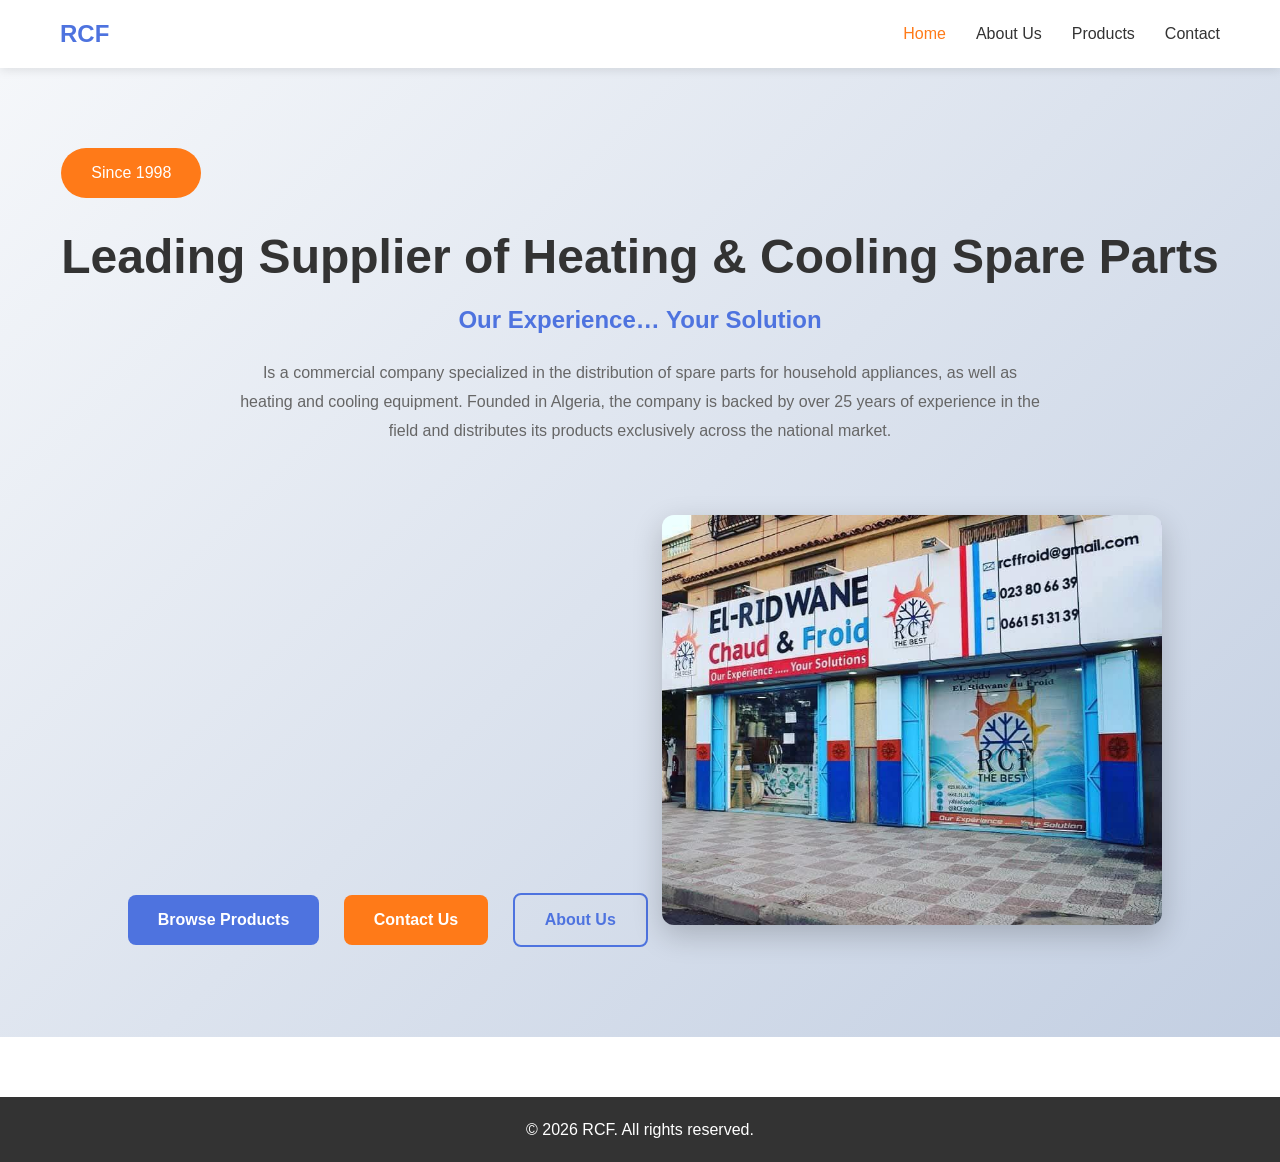
<file: index.html>
<!DOCTYPE html>
<html lang="en">
<head>
    <meta charset="UTF-8">
    <meta name="viewport" content="width=device-width, initial-scale=1.0">
    <title>RCF - Home</title>
    <link rel="stylesheet" href="style.css">
    <link rel="stylesheet" href="https://cdnjs.cloudflare.com/ajax/libs/font-awesome/6.0.0/css/all.min.css">
</head>
<body>
    <!-- Navigation -->
    <nav class="navbar">
        <div class="nav-container">
            <a href="index.html" class="logo">RCF</a>
            <ul class="nav-menu">
                <li><a href="index.html" class="active">Home</a></li>
                <li><a href="about.html">About Us</a></li>
                <li><a href="products.html">Products</a></li>
                <li><a href="contact.html">Contact</a></li>
            </ul>
        </div>
    </nav>

    <!-- Hero Section -->
    <section class="herosection">
        <div>
            <div class="main-btn-secondary" data-translate="since1998">Since 1998</div>
            <h1 class="hero-title" data-translate="hero-title">Leading Supplier of Heating & Cooling Spare Parts</h1>
            <h2 class="subhero-title">Our Experience… Your Solution</h2>
            <p class="company-describtion" data-translate="company-describtion">
                Is a commercial company specialized in the distribution of spare parts for household appliances,
                as well as heating and cooling equipment. Founded in Algeria, the company is backed by over
                25 years of experience in the field and distributes its products exclusively across the national market.
            </p>

            <!-- Buttons -->
            <a href="products.html" class="btn">Browse Products</a>
            <a href="contact.html" class="btn-secondary">Contact Us</a>
            <a href="about.html" class="btn-3">About Us</a>
            
            <!-- Image -->
            <img src="imagercf/rcfimage.jpg" alt="Small Image" class="hero-img">
        </div>
    </section>

    <!-- Footer -->
    <footer>
        <p>&copy; 2026 RCF. All rights reserved.</p>
    </footer>
</body>
</html>
</file>
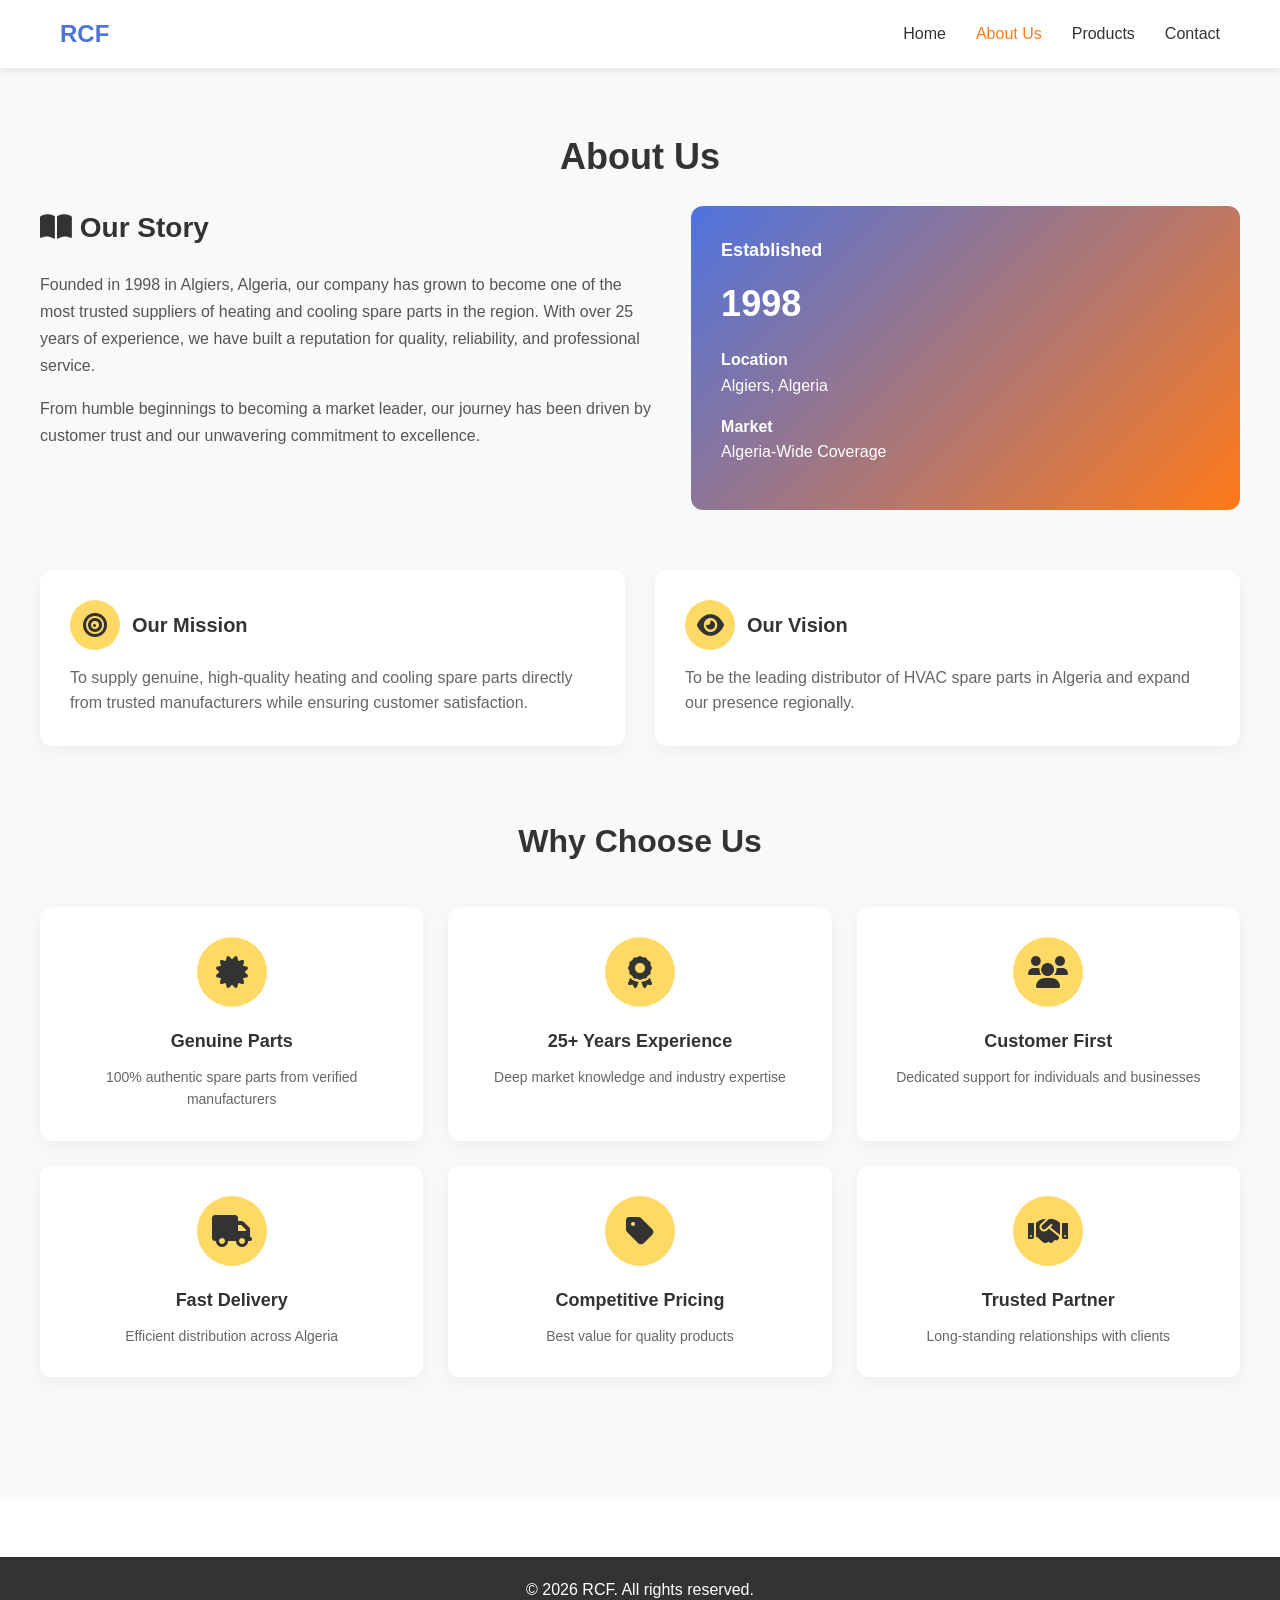
<file: about.html>
<!DOCTYPE html>
<html lang="en">
<head>
    <meta charset="UTF-8">
    <meta name="viewport" content="width=device-width, initial-scale=1.0">
    <title>RCF - About Us</title>
    <link rel="stylesheet" href="style.css">
    <link rel="stylesheet" href="https://cdnjs.cloudflare.com/ajax/libs/font-awesome/6.0.0/css/all.min.css">
</head>
<body>
    <!-- Navigation -->
    <nav class="navbar">
        <div class="nav-container">
            <a href="index.html" class="logo">RCF</a>
            <ul class="nav-menu">
                <li><a href="index.html">Home</a></li>
                <li><a href="about.html" class="active">About Us</a></li>
                <li><a href="products.html">Products</a></li>
                <li><a href="contact.html">Contact</a></li>
            </ul>
        </div>
    </nav>

    <!-- About Section -->
    <section class="about-section">
        <h2 class="title">About Us</h2>

        <div class="container">
            <!-- Top Section -->
            <div class="about-top">
                <div class="story">
                    <h2><i class="fas fa-book-open"></i> Our Story</h2>
                    <p>
                        Founded in 1998 in Algiers, Algeria, our company has grown to become
                        one of the most trusted suppliers of heating and cooling spare parts
                        in the region. With over 25 years of experience, we have built a
                        reputation for quality, reliability, and professional service.
                    </p>
                    <p>
                        From humble beginnings to becoming a market leader, our journey
                        has been driven by customer trust and our unwavering commitment
                        to excellence.
                    </p>
                </div>

                <div class="about-info-card">
                    <h4>Established</h4>
                    <h2>1998</h2>
                    <p><strong>Location</strong><br>Algiers, Algeria</p>
                    <p><strong>Market</strong><br>Algeria-Wide Coverage</p>
                </div>
            </div>

            <!-- Mission & Vision -->
            <div class="about-boxes">
                <div class="box">
                    <h3>
                        <div class="icon-circle mission">
                            <i class="fas fa-bullseye"></i>
                        </div>
                        Our Mission
                    </h3>
                    <p>
                        To supply genuine, high-quality heating and cooling spare parts
                        directly from trusted manufacturers while ensuring customer satisfaction.
                    </p>
                </div>

                <div class="box">
                    <h3>
                        <div class="icon-circle vision">
                            <i class="fas fa-eye"></i>
                        </div>
                        Our Vision
                    </h3>
                    <p>
                        To be the leading distributor of HVAC spare parts in Algeria
                        and expand our presence regionally.
                    </p>
                </div>
            </div>

            <!-- Why Choose Us -->
            <div class="why">
                <h2>Why Choose Us</h2>

                <div class="why-grid">
                    <div>
                        <div class="why-icon">
                            <i class="fas fa-certificate"></i>
                        </div>
                        <h4>Genuine Parts</h4>
                        <p>100% authentic spare parts from verified manufacturers</p>
                    </div>

                    <div>
                        <div class="why-icon">
                            <i class="fas fa-award"></i>
                        </div>
                        <h4>25+ Years Experience</h4>
                        <p>Deep market knowledge and industry expertise</p>
                    </div>

                    <div>
                        <div class="why-icon">
                            <i class="fas fa-users"></i>
                        </div>
                        <h4>Customer First</h4>
                        <p>Dedicated support for individuals and businesses</p>
                    </div>

                    <div>
                        <div class="why-icon">
                            <i class="fas fa-truck"></i>
                        </div>
                        <h4>Fast Delivery</h4>
                        <p>Efficient distribution across Algeria</p>
                    </div>

                    <div>
                        <div class="why-icon">
                            <i class="fas fa-tag"></i>
                        </div>
                        <h4>Competitive Pricing</h4>
                        <p>Best value for quality products</p>
                    </div>

                    <div>
                        <div class="why-icon">
                            <i class="fas fa-handshake"></i>
                        </div>
                        <h4>Trusted Partner</h4>
                        <p>Long-standing relationships with clients</p>
                    </div>
                </div>
            </div>
        </div>
    </section>

    <!-- Footer -->
    <footer>
        <p>&copy; 2026 RCF. All rights reserved.</p>
    </footer>
</body>
</html>
</file>
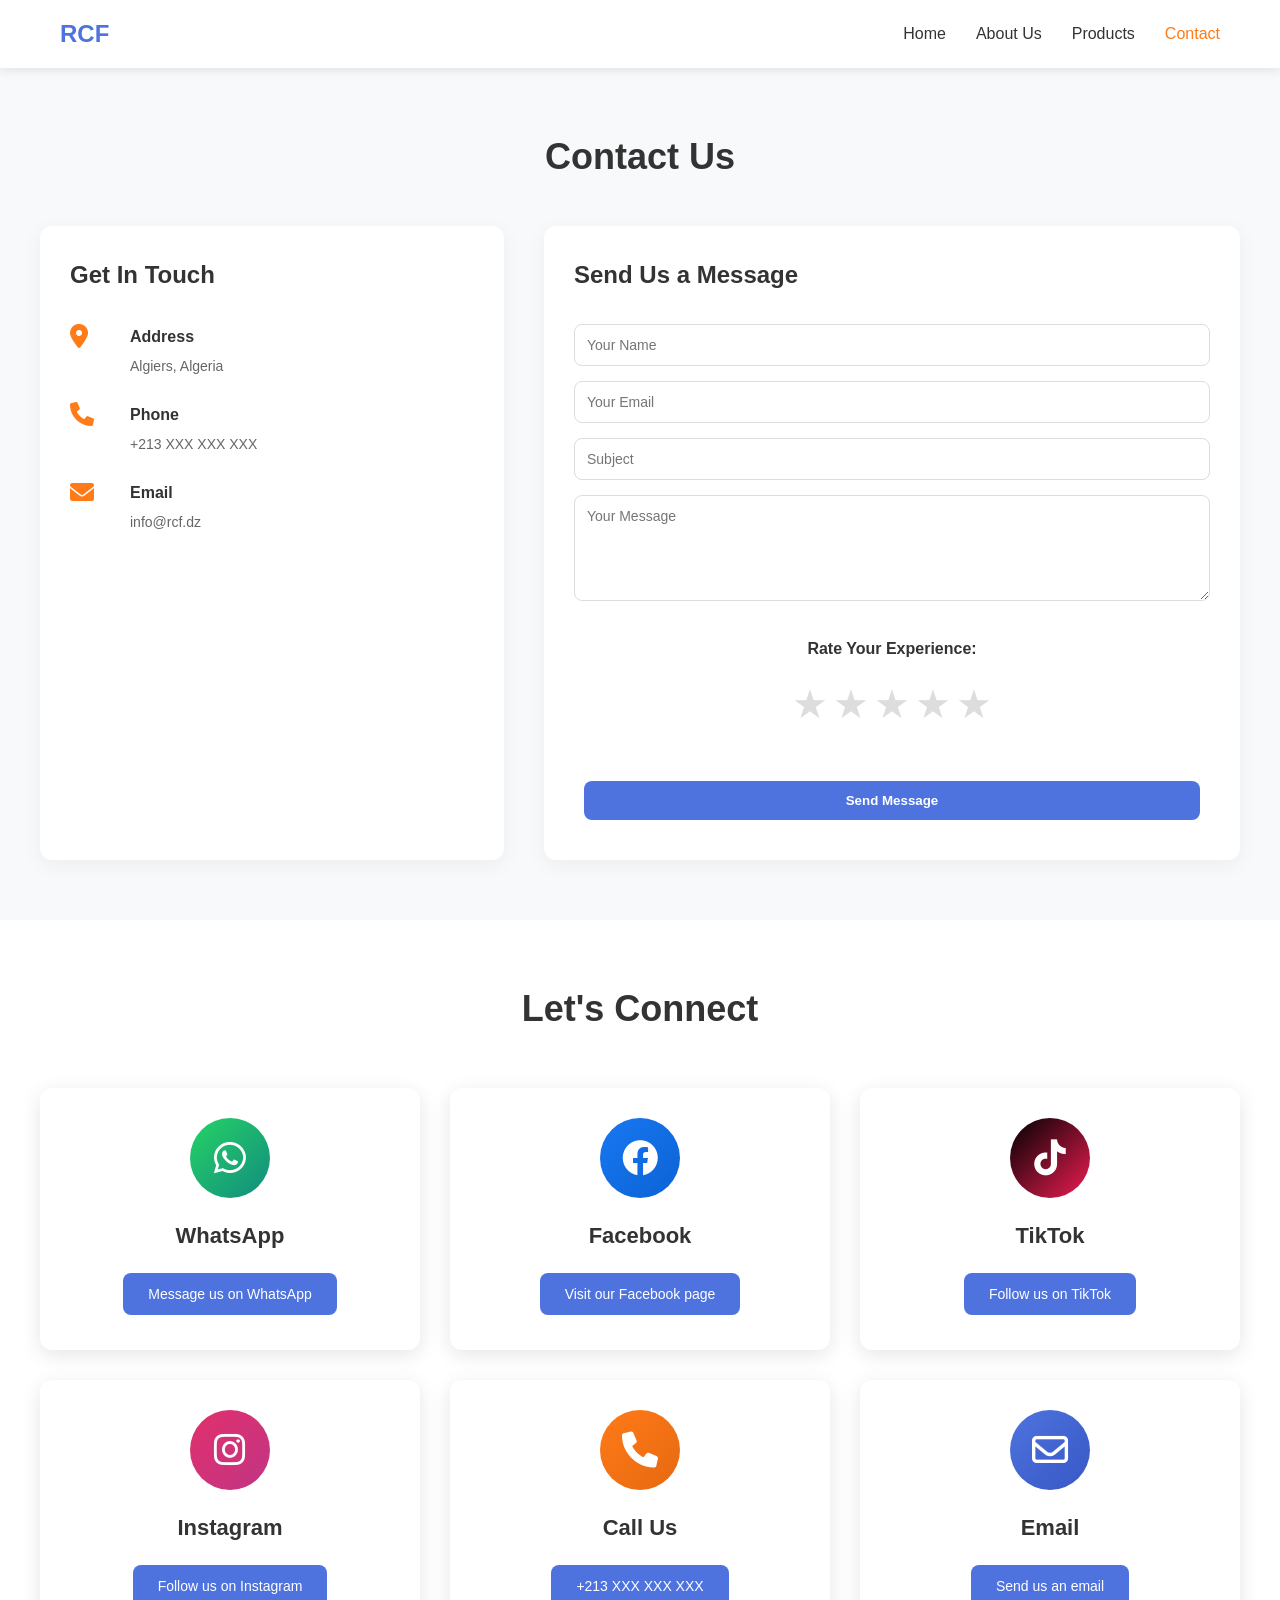
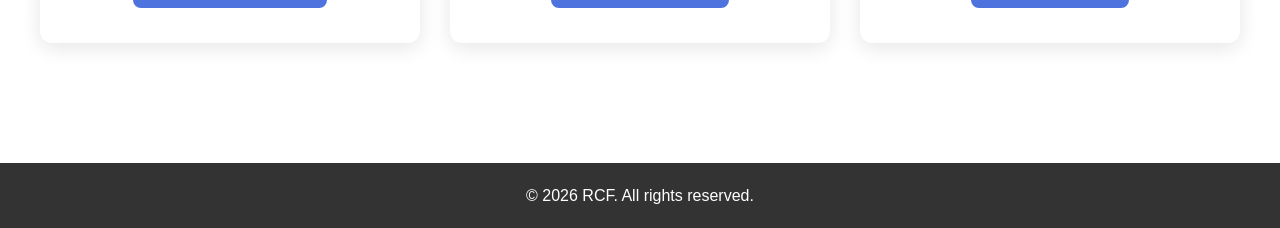
<file: contact.html>
<!DOCTYPE html>
<html lang="en">
<head>
    <meta charset="UTF-8">
    <meta name="viewport" content="width=device-width, initial-scale=1.0">
    <title>RCF - Contact</title>
    <link rel="stylesheet" href="style.css">
    <link rel="stylesheet" href="https://cdnjs.cloudflare.com/ajax/libs/font-awesome/6.0.0/css/all.min.css">
</head>
<body>
    <!-- Navigation -->
    <nav class="navbar">
        <div class="nav-container">
            <a href="index.html" class="logo">RCF</a>
            <ul class="nav-menu">
                <li><a href="index.html">Home</a></li>
                <li><a href="about.html">About Us</a></li>
                <li><a href="products.html">Products</a></li>
                <li><a href="contact.html" class="active">Contact</a></li>
            </ul>
        </div>
    </nav>

    <!-- Contact Section -->
    <section class="contact-section">
        <div class="container">
            <h2 class="title">Contact Us</h2>
            
            <div class="contact-content">
                <div class="contact-info">
                    <h3>Get In Touch</h3>
                    
                    <div class="info-item">
                        <i class="fas fa-map-marker-alt"></i>
                        <div>
                            <h4>Address</h4>
                            <p>Algiers, Algeria</p>
                        </div>
                    </div>

                    <div class="info-item">
                        <i class="fas fa-phone"></i>
                        <div>
                            <h4>Phone</h4>
                            <p>+213 XXX XXX XXX</p>
                        </div>
                    </div>

                    <div class="info-item">
                        <i class="fas fa-envelope"></i>
                        <div>
                            <h4>Email</h4>
                            <p>info@rcf.dz</p>
                        </div>
                    </div>
                </div>

                <div class="contact-form">
    <h3>Send Us a Message</h3>
    <form id="contactForm" name="contact-form">
        <input type="text" name="name" placeholder="Your Name" required>
        <input type="email" name="email" placeholder="Your Email" required>
        <input type="text" name="subject" placeholder="Subject" required>
        <textarea name="message" placeholder="Your Message" rows="5" required></textarea>
        
        <!-- THIS IS THE NEW FEEDBACK RATING PART -->
        <div class="feedback-rating">
            <label>Rate Your Experience:</label>
            <div class="rating-stars">
                <input type="radio" name="rating" value="5" id="star5" required>
                <label for="star5" title="Excellent">★</label>
                
                <input type="radio" name="rating" value="4" id="star4">
                <label for="star4" title="Very Good">★</label>
                
                <input type="radio" name="rating" value="3" id="star3">
                <label for="star3" title="Good">★</label>
                
                <input type="radio" name="rating" value="2" id="star2">
                <label for="star2" title="Fair">★</label>
                
                <input type="radio" name="rating" value="1" id="star1">
                <label for="star1" title="Poor">★</label>
            </div>
        </div>

        <button type="submit" class="btn">Send Message</button>
    </form>
    <div id="feedback-message" class="feedback-message"></div>
</div>
            </div>
        </div>
    </section>

    <!-- Social Media Contact Cards -->
    <section class="cards contact" id="contact">
        <h2 class="title">Let's Connect</h2>
        <div class="content">
            
            <!-- WhatsApp Card -->
            <div class="card">
                <div class="icon">
                    <i class="fa-brands fa-whatsapp"></i>
                </div>
                <div class="info">
                    <h3>WhatsApp</h3>
                    <a href="https://wa.me/213XXXXXXXXX" target="_blank" class="copy-btn">
                        Message us on WhatsApp
                    </a>
                </div>
            </div>

            <!-- Facebook Card -->
            <div class="card">
                <div class="icon">
                    <i class="fa-brands fa-facebook"></i>
                </div>
                <div class="info">
                    <h3>Facebook</h3>
                    <a href="https://facebook.com/yourpage" target="_blank" class="copy-btn">
                        Visit our Facebook page
                    </a>
                </div>
            </div>

            <!-- TikTok Card -->
            <div class="card">
                <div class="icon">
                    <i class="fa-brands fa-tiktok"></i>
                </div>
                <div class="info">
                    <h3>TikTok</h3>
                    <a href="https://tiktok.com/@yourpage" target="_blank" class="copy-btn">
                        Follow us on TikTok
                    </a>
                </div>
            </div>

            <!-- Instagram Card (Optional) -->
            <div class="card">
                <div class="icon">
                    <i class="fa-brands fa-instagram"></i>
                </div>
                <div class="info">
                    <h3>Instagram</h3>
                    <a href="https://instagram.com/yourpage" target="_blank" class="copy-btn">
                        Follow us on Instagram
                    </a>
                </div>
            </div>

            <!-- Phone Card -->
            <div class="card">
                <div class="icon">
                    <i class="fa-solid fa-phone"></i>
                </div>
                <div class="info">
                    <h3>Call Us</h3>
                    <a href="tel:+213XXXXXXXXX" class="copy-btn">
                        +213 XXX XXX XXX
                    </a>
                </div>
            </div>

            <!-- Email Card -->
            <div class="card">
                <div class="icon">
                    <i class="fa-regular fa-envelope"></i>
                </div>
                <div class="info">
                    <h3>Email</h3>
                    <a href="mailto:info@rcf.dz?subject=Inquiry&body=Hello RCF," class="copy-btn">
                        Send us an email
                    </a>
                </div>
            </div>

        </div>
    </section>

    <!-- Footer -->
    <footer>
        <p>&copy; 2026 RCF. All rights reserved.</p>
    </footer>

    <!-- Google Sheets Script -->
    <script>
const scriptURL = 'https://script.google.com/macros/s/AKfycbwpiF60OGYVTgQtxJoGPord2ypTUDcA7eVItBl5sjouHA6NPEWtZMmDOUq5xJoucAiW4A/exec';
const form = document.forms['contact-form'];
const feedbackMessage = document.getElementById('feedback-message');

form.addEventListener('submit', function(e) {
    e.preventDefault();

    feedbackMessage.innerHTML = 'Sending...';
    feedbackMessage.style.display = 'block';

    fetch(scriptURL, {
        method: 'POST',
        mode: 'cors',   // مهم
        body: new FormData(form)
    })
    .then(response => response.json())
    .then(result => {
        if (result.status === "Success") {
            feedbackMessage.innerHTML = 'Message sent successfully!';
            form.reset();
        } else {
            feedbackMessage.innerHTML = 'Error from server';
        }
    })
    .catch(error => {
        feedbackMessage.innerHTML = 'Something went wrong!';
        console.log(error);
    });
});
</script>
</body>

</html>
</file>
<file: style.css>
/* ===== RESET & GLOBAL STYLES ===== */
* {
    margin: 0;
    padding: 0;
    box-sizing: border-box;
}

body {
    font-family: 'Arial', sans-serif;
    line-height: 1.6;
    color: #333;
}

/* ===== NAVIGATION ===== */
.navbar {
    background-color: #fff;
    box-shadow: 0 2px 10px rgba(0,0,0,0.1);
    position: sticky;
    top: 0;
    z-index: 1000;
}

.nav-container {
    max-width: 1200px;
    margin: 0 auto;
    display: flex;
    justify-content: space-between;
    align-items: center;
    padding: 15px 20px;
}

.logo {
    font-size: 24px;
    font-weight: bold;
    color: #4e73df;
    text-decoration: none;
}

.nav-menu {
    display: flex;
    list-style: none;
    gap: 30px;
    margin: 0;
    padding: 0;
}

.nav-menu a {
    text-decoration: none;
    color: #333;
    font-weight: 500;
    transition: color 0.3s;
}

.nav-menu a:hover,
.nav-menu a.active {
    color: #ff7a18;
}

/* ===== HERO SECTION ===== */
.herosection {
    padding: 80px 20px;
    background: linear-gradient(135deg, #f5f7fa 0%, #c3cfe2 100%);
    min-height: 70vh;
    display: flex;
    align-items: center;
    justify-content: center;
}

.herosection > div {
    max-width: 1200px;
    text-align: center;
}

.herosection > div {
    max-width: 1200px;
    text-align: center;
}

.main-btn-secondary {
    display: block;  /* Changed from inline-block to block */
    background-color: #ff7a18;
    color: white;
    padding: 12px 30px;  /* Increased volume */
    border-radius: 25px;
    font-size: 16px;  /* Bigger text */
    margin-bottom: 30px;  /* More space below */
    width: fit-content;  /* Only as wide as the content */
    margin-left: 0;  /* Align to the far left */
    margin-right: auto;  /* Push to left */
}

.hero-title {
    font-size: 48px;
    color: #333;
    margin-bottom: 15px;
    line-height: 1.2;
    text-align: center;  /* Keep title centered */
}


.hero-title {
    font-size: 48px;
    color: #333;
    margin-bottom: 15px;
    line-height: 1.2;
}

.subhero-title {
    font-size: 24px;
    color: #4e73df;
    margin-bottom: 20px;
}

.company-describtion {
    font-size: 16px;
    color: #666;
    max-width: 800px;
    margin: 0 auto 30px;
    line-height: 1.8;
}

.btn,
.btn-secondary,
.btn-3 {
    display: inline-block;
    padding: 12px 30px;
    margin: 10px;
    text-decoration: none;
    border-radius: 8px;
    font-weight: 600;
    transition: all 0.3s;
}

.btn {
    background-color: #4e73df;
    color: white;
}

.btn:hover {
    background-color: #3757c5;
}

.btn-secondary {
    background-color: #ff7a18;
    color: white;
}

.btn-secondary:hover {
    background-color: #e66910;
}

.btn-3 {
    background-color: transparent;
    color: #4e73df;
    border: 2px solid #4e73df;
}

.btn-3:hover {
    background-color: #4e73df;
    color: white;
}

.hero-img {
    max-width: 500px;
    width: 100%;
    margin-top: 40px;
    border-radius: 12px;
    box-shadow: 0 10px 30px rgba(0,0,0,0.2);
}

/* ===== ABOUT SECTION ===== */
.about-section {
    padding: 60px 20px;
    background-color: #f8f9fa;
}

.container {
    max-width: 1200px;
    margin: auto;
}

/* Top Layout */
.about-top {
    display: flex;
    justify-content: space-between;
    gap: 40px;
    margin-bottom: 60px;
}

.story {
    flex: 1;
}

.story h2 {
    font-size: 28px;
    margin-bottom: 20px;
}

.story p {
    color: #555;
    line-height: 1.7;
    margin-bottom: 15px;
}

/* Gradient Card */
.about-info-card {
    flex: 0.8;
    padding: 30px;
    border-radius: 12px;
    color: white;
    background: linear-gradient(135deg, #4e73df, #ff7a18);
}

.about-info-card h2 {
    font-size: 36px;
    margin: 10px 0;
}

.about-info-card h4 {
    font-size: 18px;
    margin-bottom: 5px;
}

.about-info-card p {
    margin: 15px 0;
}

/* Mission & Vision */
.about-boxes {
    display: flex;
    gap: 30px;
    margin-bottom: 70px;
}

.box {
    flex: 1;
    background: white;
    padding: 30px;
    border-radius: 12px;
    box-shadow: 0 5px 20px rgba(0,0,0,0.05);
}

/* Icon and Title on Same Line */
.box h3 {
    display: flex;
    align-items: center;
    gap: 12px;
    margin-bottom: 15px;
    font-size: 20px;
}

/* Icon Circle Styling */
.icon-circle {
    width: 50px;
    height: 50px;
    border-radius: 50%;
    display: flex;
    align-items: center;
    justify-content: center;
    font-size: 24px;
    flex-shrink: 0;
}

/* Butter/Yellow Color for Icons */
.icon-circle.mission {
    background-color: #FFD966;
    color: #333;
}

.icon-circle.vision {
    background-color: #FFD966;
    color: #333;
}

.box p {
    color: #666;
    line-height: 1.6;
}

/* ===== WHY CHOOSE US ===== */
.why {
    margin-bottom: 60px;
}

.why h2 {
    text-align: center;
    margin-bottom: 40px;
    font-size: 32px;
}

.why-grid {
    display: grid;
    grid-template-columns: repeat(3, 1fr);
    gap: 25px;
    text-align: center;
}

.why-grid > div {
    background: white;
    padding: 30px 25px;
    border-radius: 12px;
    box-shadow: 0 5px 20px rgba(0,0,0,0.05);
    transition: transform 0.3s;
}

.why-grid > div:hover {
    transform: translateY(-5px);
}

.why-icon {
    width: 70px;
    height: 70px;
    border-radius: 50%;
    background-color: #FFD966;
    display: flex;
    align-items: center;
    justify-content: center;
    margin: 0 auto 20px;
    font-size: 32px;
    color: #333;
}

.why-grid h4 {
    font-size: 18px;
    margin-bottom: 10px;
    color: #333;
}

.why-grid p {
    font-size: 14px;
    color: #666;
    line-height: 1.6;
}

/* ===== PRODUCTS SECTION ===== */
.products-section {
    padding: 60px 20px;
    background-color: #f8f9fa;
    min-height: 80vh;
}

.products-grid {
    display: grid;
    grid-template-columns: repeat(auto-fit, minmax(300px, 1fr));
    gap: 30px;
    margin-top: 40px;
}

.product-card {
    background: white;
    border-radius: 12px;
    padding: 20px;
    box-shadow: 0 5px 20px rgba(0,0,0,0.1);
    text-align: center;
    transition: transform 0.3s;
}

.product-card:hover {
    transform: translateY(-5px);
}

.product-card img {
    width: 100%;
    height: 200px;
    object-fit: cover;
    border-radius: 8px;
    margin-bottom: 15px;
}

.product-card h3 {
    margin-bottom: 10px;
    color: #333;
}

.product-card p {
    color: #666;
    font-size: 14px;
}

/* ===== CONTACT SECTION ===== */
.contact-section {
    padding: 60px 20px;
    background-color: #f8f9fa;
    min-height: 80vh;
}

.contact-content {
    display: grid;
    grid-template-columns: 1fr 1.5fr;
    gap: 40px;
    margin-top: 40px;
}

.contact-info,
.contact-form {
    background: white;
    padding: 30px;
    border-radius: 12px;
    box-shadow: 0 5px 20px rgba(0,0,0,0.05);
}

.contact-info h3,
.contact-form h3 {
    margin-bottom: 30px;
    font-size: 24px;
}

.info-item {
    display: flex;
    gap: 20px;
    margin-bottom: 25px;
    align-items: flex-start;
}

.info-item i {
    font-size: 24px;
    color: #ff7a18;
    width: 40px;
    flex-shrink: 0;
}

.info-item h4 {
    margin-bottom: 5px;
    font-size: 16px;
}

.info-item p {
    color: #666;
    font-size: 14px;
}

.contact-form form {
    display: flex;
    flex-direction: column;
    gap: 15px;
}

.contact-form input,
.contact-form textarea {
    padding: 12px;
    border: 1px solid #ddd;
    border-radius: 8px;
    font-size: 14px;
    font-family: inherit;
}

.contact-form input:focus,
.contact-form textarea:focus {
    outline: none;
    border-color: #ff7a18;
}

.contact-form button {
    cursor: pointer;
    border: none;
}

/* ===== UTILITIES ===== */
.title {
    text-align: center;
    font-size: 36px;
    margin-bottom: 20px;
    color: #333;
}

/* ===== FOOTER ===== */
footer {
    background-color: #333;
    color: white;
    text-align: center;
    padding: 20px;
    margin-top: 60px;
}

/* ===== RESPONSIVE DESIGN ===== */
@media (max-width: 768px) {
    .nav-menu {
        gap: 15px;
        flex-wrap: wrap;
    }
    
    .hero-title {
        font-size: 32px;
    }
    
    .about-top {
        flex-direction: column;
    }
    
    .about-boxes {
        flex-direction: column;
    }
    
    .why-grid {
        grid-template-columns: 1fr;
    }
    
    .contact-content {
        grid-template-columns: 1fr;
    }
}
/* ===== CONTACT CARDS SECTION ===== */
.cards.contact {
    padding: 60px 20px;
    background-color: #fff;
}

.cards.contact .title {
    text-align: center;
    font-size: 36px;
    margin-bottom: 50px;
    color: #333;
}

.cards.contact .content {
    display: grid;
    grid-template-columns: repeat(auto-fit, minmax(280px, 1fr));
    gap: 30px;
    max-width: 1200px;
    margin: 0 auto;
}

.cards.contact .card {
    background: white;
    border-radius: 12px;
    padding: 30px;
    box-shadow: 0 5px 20px rgba(0,0,0,0.1);
    text-align: center;
    transition: transform 0.3s, box-shadow 0.3s;
}

.cards.contact .card:hover {
    transform: translateY(-10px);
    box-shadow: 0 10px 30px rgba(0,0,0,0.15);
}

.cards.contact .card .icon {
    width: 80px;
    height: 80px;
    background: linear-gradient(135deg, #4e73df, #ff7a18);
    border-radius: 50%;
    display: flex;
    align-items: center;
    justify-content: center;
    margin: 0 auto 20px;
    font-size: 36px;
    color: white;
}

.cards.contact .card .info h3 {
    font-size: 22px;
    margin-bottom: 15px;
    color: #333;
}

.cards.contact .card .copy-btn {
    display: inline-block;
    background-color: #4e73df;
    color: white;
    padding: 10px 25px;
    border-radius: 8px;
    text-decoration: none;
    margin: 5px 0;
    transition: background-color 0.3s;
    font-size: 14px;
}

.cards.contact .card .copy-btn:hover {
    background-color: #ff7a18;
}

/* Different icon colors for each social media */
.cards.contact .card:nth-child(1) .icon {
    background: linear-gradient(135deg, #25D366, #128C7E);
}

.cards.contact .card:nth-child(2) .icon {
    background: linear-gradient(135deg, #1877F2, #0C63D4);
}

.cards.contact .card:nth-child(3) .icon {
    background: linear-gradient(135deg, #000000, #EE1D52);
}

.cards.contact .card:nth-child(4) .icon {
    background: linear-gradient(135deg, #E1306C, #C13584);
}

.cards.contact .card:nth-child(5) .icon {
    background: linear-gradient(135deg, #ff7a18, #e66910);
}

.cards.contact .card:nth-child(6) .icon {
    background: linear-gradient(135deg, #4e73df, #3757c5);
}
/* ===== FEEDBACK MESSAGE ===== */
.feedback-message {
    margin-top: 20px;
    padding: 15px;
    border-radius: 8px;
    text-align: center;
    font-size: 16px;
    display: none;
    animation: slideDown 0.3s ease;
}

@keyframes slideDown {
    from {
        opacity: 0;
        transform: translateY(-10px);
    }
    to {
        opacity: 1;
        transform: translateY(0);
    }
}

.feedback-message.loading {
    background-color: #fff3cd;
    color: #856404;
    border: 1px solid #ffeaa7;
}

.feedback-message.success {
    background-color: #d4edda;
    color: #155724;
    border: 1px solid #c3e6cb;
}

.feedback-message.error {
    background-color: #f8d7da;
    color: #721c24;
    border: 1px solid #f5c6cb;
}

.feedback-message i {
    margin-right: 8px;
}

.fa-spinner {
    animation: spin 1s linear infinite;
}

@keyframes spin {
    0% { transform: rotate(0deg); }
    100% { transform: rotate(360deg); }
}
/* Star Rating */
.feedback-rating {
    margin: 20px 0;
    text-align: center;
}

.feedback-rating > label {
    display: block;
    margin-bottom: 10px;
    font-weight: 600;
    color: #333;
    font-size: 16px;
}

.rating-stars {
    display: flex;
    flex-direction: row-reverse;
    justify-content: center;
    gap: 5px;
}

.rating-stars input[type="radio"] {
    display: none;
}

.rating-stars label {
    font-size: 40px;
    color: #ddd;
    cursor: pointer;
    transition: color 0.2s;
}

.rating-stars label:hover,
.rating-stars label:hover ~ label,
.rating-stars input[type="radio"]:checked ~ label {
    color: #FFD700;
}
</file>
